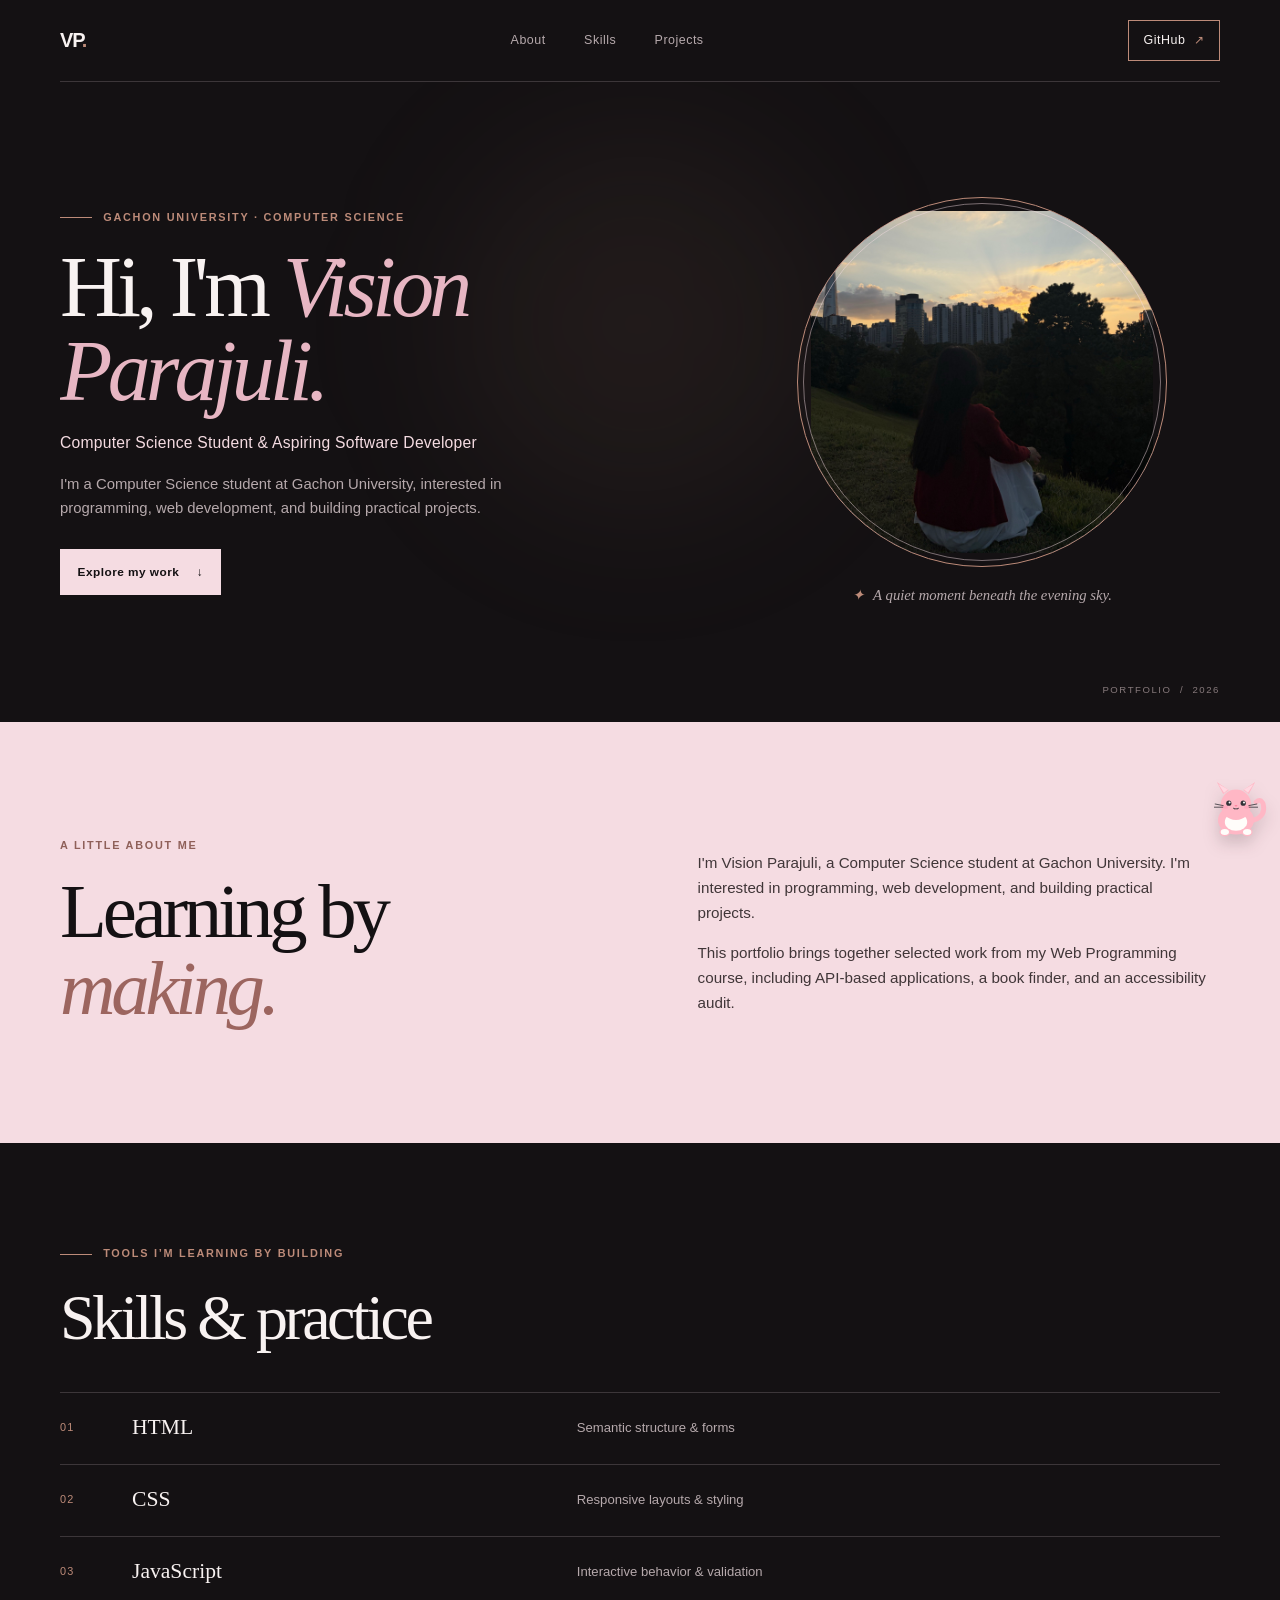
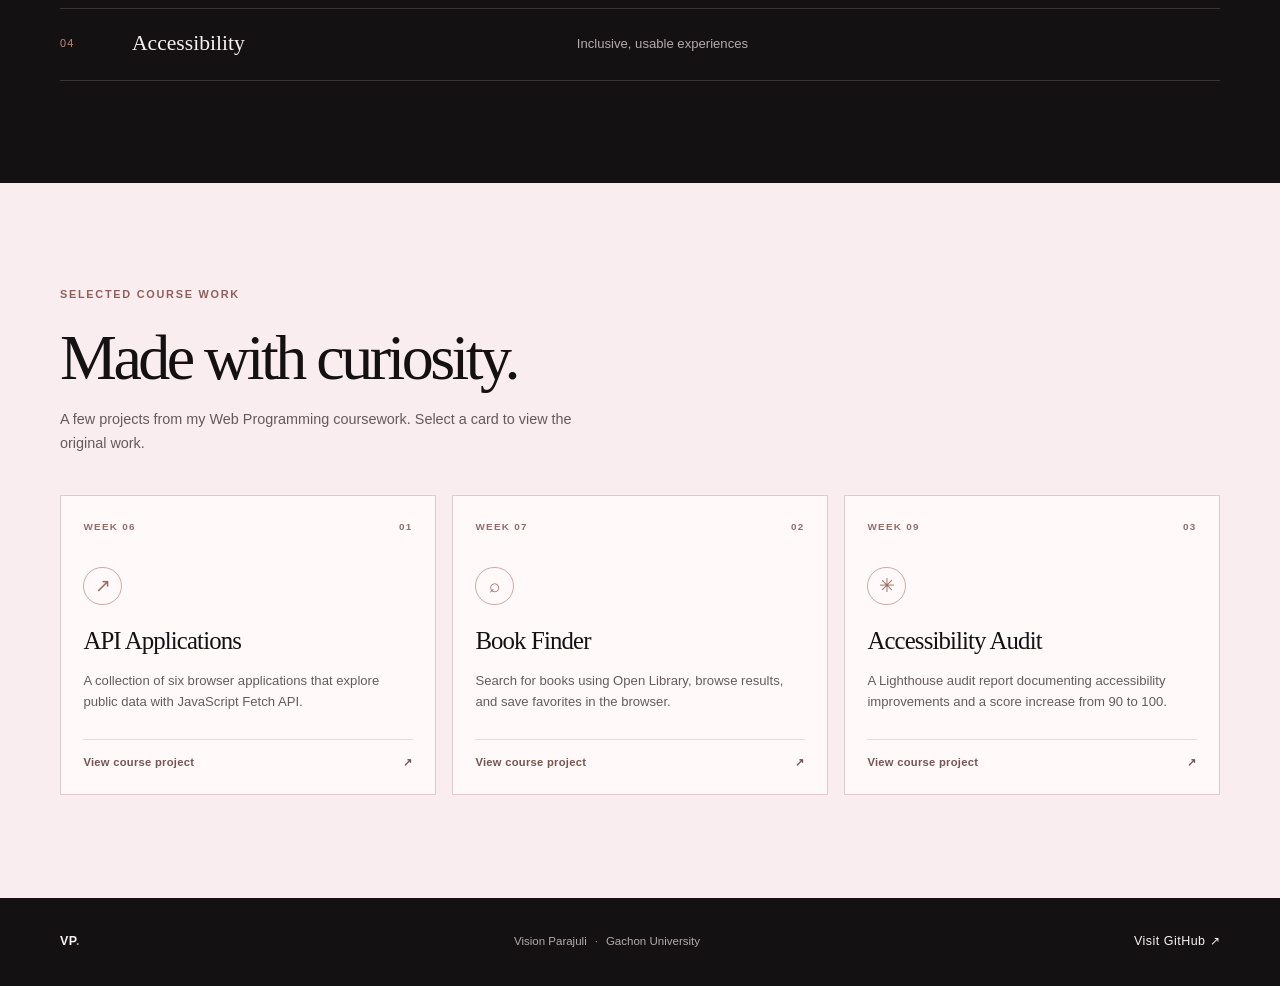
<file: index.html>
<!DOCTYPE html>
<html lang="en">
<head>
    <meta charset="UTF-8">
    <meta name="viewport" content="width=device-width, initial-scale=1.0">
    <meta name="theme-color" content="#111011">
    <meta name="description" content="Vision Parajuli is a Computer Science student at Gachon University interested in programming, web development, and practical software projects.">
    <title>Vision Parajuli | Portfolio</title>
    <link rel="canonical" href="https://vision123-hub.github.io/portfolio/">
    <meta property="og:type" content="website">
    <meta property="og:title" content="Vision Parajuli | Portfolio">
    <meta property="og:description" content="Computer Science student at Gachon University, interested in programming, web development, and practical software projects.">
    <meta property="og:url" content="https://vision123-hub.github.io/portfolio/">
    <meta property="og:image" content="https://vision123-hub.github.io/portfolio/assets/sunset.jpg">
    <meta name="twitter:card" content="summary_large_image">
    <meta name="twitter:title" content="Vision Parajuli | Portfolio">
    <meta name="twitter:description" content="Computer Science student at Gachon University, interested in programming, web development, and practical software projects.">
    <meta name="twitter:image" content="https://vision123-hub.github.io/portfolio/assets/sunset.jpg">
    <link rel="icon" type="image/svg+xml" href="assets/favicon.svg">
    <link rel="stylesheet" href="styles.css">
</head>
<body>
    <a class="skip-link" href="#main-content">Skip to main content</a>

    <header class="site-header">
        <nav class="navigation page-width" aria-label="Main navigation">
            <a class="wordmark" href="#home" aria-label="Vision Parajuli home">VP<span>.</span></a>
            <div class="navigation-links">
                <a href="#about">About</a>
                <a href="#skills">Skills</a>
                <a href="#projects">Projects</a>
            </div>
            <a class="contact-link" href="https://github.com/vision123-hub" target="_blank" rel="noopener noreferrer">
                GitHub <span aria-hidden="true">↗</span>
            </a>
        </nav>
    </header>

    <main id="main-content">
        <section class="hero page-width" id="home" aria-labelledby="hero-title">
            <div class="hero-copy">
                <p class="eyebrow"><span class="eyebrow-line" aria-hidden="true"></span> Gachon University · Computer Science</p>
                <h1 id="hero-title">Hi, I'm <span>Vision Parajuli.</span></h1>
                <p class="hero-subtitle">Computer Science Student &amp; Aspiring Software Developer</p>
                <p class="hero-bio">I'm a Computer Science student at Gachon University, interested in programming, web development, and building practical projects.</p>
                <a class="button button-dark" href="#projects">Explore my work <span aria-hidden="true">↓</span></a>
            </div>

            <div class="portrait-wrap">
                <div class="portrait-frame">
                    <img
                        class="portrait"
                        src="assets/sunset.jpg"
                        alt="A person sitting with their back to the camera, looking over a city skyline at sunset"
                        width="1500"
                        height="2000"
                        fetchpriority="high"
                    >
                </div>
                <p class="portrait-caption"><span aria-hidden="true">✦</span> A quiet moment beneath the evening sky.</p>
            </div>
            <span class="hero-index" aria-hidden="true">PORTFOLIO&nbsp; / &nbsp;2026</span>
        </section>

        <section class="about-section" id="about" aria-labelledby="about-title">
            <div class="page-width about-layout">
                <div>
                    <p class="eyebrow eyebrow-dark">A little about me</p>
                    <h2 id="about-title">Learning by<br><span>making.</span></h2>
                </div>
                <div class="about-copy">
                    <p>I'm Vision Parajuli, a Computer Science student at Gachon University. I'm interested in programming, web development, and building practical projects.</p>
                    <p>This portfolio brings together selected work from my Web Programming course, including API-based applications, a book finder, and an accessibility audit.</p>
                </div>
            </div>
        </section>

        <section class="skills-section page-width" id="skills" aria-labelledby="skills-title">
            <div class="section-heading">
                <p class="eyebrow"><span class="eyebrow-line" aria-hidden="true"></span> Tools I’m learning by building</p>
                <h2 id="skills-title">Skills &amp; practice</h2>
            </div>
            <ul class="skills-list">
                <li><span class="skill-number">01</span><span class="skill-name">HTML</span><span class="skill-detail">Semantic structure &amp; forms</span></li>
                <li><span class="skill-number">02</span><span class="skill-name">CSS</span><span class="skill-detail">Responsive layouts &amp; styling</span></li>
                <li><span class="skill-number">03</span><span class="skill-name">JavaScript</span><span class="skill-detail">Interactive behavior &amp; validation</span></li>
                <li><span class="skill-number">04</span><span class="skill-name">Accessibility</span><span class="skill-detail">Inclusive, usable experiences</span></li>
            </ul>
        </section>

        <section class="projects-section" id="projects" aria-labelledby="projects-title">
            <div class="page-width">
                <div class="section-heading projects-heading">
                    <p class="eyebrow eyebrow-dark">Selected course work</p>
                    <h2 id="projects-title">Made with curiosity.</h2>
                    <p class="section-intro">A few projects from my Web Programming coursework. Select a card to view the original work.</p>
                </div>

                <div class="project-grid">
                    <a class="project-card" href="https://vision123-hub.github.io/WebProgramming_Assignment1/week%206/api-tasks.html" target="_blank" rel="noopener noreferrer">
                        <span class="project-topline"><span>WEEK 06</span><span aria-hidden="true">01</span></span>
                        <span class="project-mark" aria-hidden="true">↗</span>
                        <h3>API Applications</h3>
                        <p>A collection of six browser applications that explore public data with JavaScript Fetch API.</p>
                        <span class="project-link">View course project <span aria-hidden="true">↗</span></span>
                    </a>

                    <a class="project-card" href="https://vision123-hub.github.io/WebProgramming_Assignment1/week%207/book-complete.html" target="_blank" rel="noopener noreferrer">
                        <span class="project-topline"><span>WEEK 07</span><span aria-hidden="true">02</span></span>
                        <span class="project-mark" aria-hidden="true">⌕</span>
                        <h3>Book Finder</h3>
                        <p>Search for books using Open Library, browse results, and save favorites in the browser.</p>
                        <span class="project-link">View course project <span aria-hidden="true">↗</span></span>
                    </a>

                    <a class="project-card" href="https://vision123-hub.github.io/WebProgramming_Assignment1/week%209/accessibility-report.html" target="_blank" rel="noopener noreferrer">
                        <span class="project-topline"><span>WEEK 09</span><span aria-hidden="true">03</span></span>
                        <span class="project-mark" aria-hidden="true">✳</span>
                        <h3>Accessibility Audit</h3>
                        <p>A Lighthouse audit report documenting accessibility improvements and a score increase from 90 to 100.</p>
                        <span class="project-link">View course project <span aria-hidden="true">↗</span></span>
                    </a>
                </div>
            </div>
        </section>
    </main>

    <footer class="site-footer">
        <div class="page-width footer-content">
            <a class="wordmark" href="#home" aria-label="Back to top">VP<span>.</span></a>
            <p>Vision Parajuli <span aria-hidden="true">·</span> Gachon University</p>
            <a href="https://github.com/vision123-hub" target="_blank" rel="noopener noreferrer">Visit GitHub <span aria-hidden="true">↗</span></a>
        </div>
    </footer>

    <div class="mochi-pet" aria-hidden="true">
        <svg viewBox="0 0 160 160" role="presentation" focusable="false">
            <path class="mochi-tail" d="M 125 110 Q 155 100 148 70 Q 142 55 130 65" stroke="#ffb7c5" stroke-width="12" stroke-linecap="round" fill="none"/>
            <g class="mochi-body">
                <ellipse cx="80" cy="110" rx="45" ry="36" fill="#ffb7c5"/>
                <ellipse cx="80" cy="115" rx="28" ry="22" fill="#fffdfa"/>
                <ellipse cx="52" cy="140" rx="12" ry="9" fill="#fffdfa" stroke="#ffb7c5" stroke-width="3"/>
                <ellipse cx="108" cy="140" rx="12" ry="9" fill="#fffdfa" stroke="#ffb7c5" stroke-width="3"/>
                <circle cx="80" cy="72" r="38" fill="#ffb7c5"/>
                <g class="mochi-ear mochi-ear-left">
                    <polygon points="48,45 32,15 62,35" fill="#ffb7c5"/>
                    <polygon points="50,42 36,20 60,34" fill="#ffd8e1"/>
                </g>
                <g class="mochi-ear mochi-ear-right">
                    <polygon points="112,45 128,15 98,35" fill="#ffb7c5"/>
                    <polygon points="110,42 124,20 100,34" fill="#ffd8e1"/>
                </g>
                <ellipse cx="54" cy="78" rx="6" ry="4" fill="#ff9ebb" opacity="0.6"/>
                <ellipse cx="106" cy="78" rx="6" ry="4" fill="#ff9ebb" opacity="0.6"/>
                <g class="mochi-eyes">
                    <circle cx="62" cy="68" r="6.5" fill="#333238"/>
                    <circle cx="64" cy="66" r="2.5" fill="#ffffff"/>
                    <circle cx="98" cy="68" r="6.5" fill="#333238"/>
                    <circle cx="100" cy="66" r="2.5" fill="#ffffff"/>
                </g>
                <polygon points="80,77 76,73 84,73" fill="#ff7597"/>
                <path d="M 74 81 Q 80 85 80 81 Q 80 85 86 81" stroke="#333238" stroke-width="2.5" stroke-linecap="round" fill="none"/>
                <line x1="48" y1="74" x2="28" y2="70" stroke="#333238" stroke-width="2" stroke-linecap="round"/>
                <line x1="47" y1="78" x2="26" y2="78" stroke="#333238" stroke-width="2" stroke-linecap="round"/>
                <line x1="112" y1="74" x2="132" y2="70" stroke="#333238" stroke-width="2" stroke-linecap="round"/>
                <line x1="113" y1="78" x2="134" y2="78" stroke="#333238" stroke-width="2" stroke-linecap="round"/>
            </g>
        </svg>
    </div>
    <script>
        const mochiPet = document.querySelector('.mochi-pet');
        let mochiPositionFrame = 0;

        function positionMochi() {
            mochiPositionFrame = 0;
            const petBounds = mochiPet.getBoundingClientRect();
            const margin = 12;
            const content = [...document.querySelectorAll('h1, h2, h3, p, a, button, img, li, span')]
                .filter(element => !mochiPet.contains(element))
                .map(element => element.getBoundingClientRect())
                .filter(rect => rect.width && rect.height && rect.bottom > 0 && rect.top < innerHeight);
            const x = innerWidth - petBounds.width - margin;
            let position;

            for (let y = innerHeight - petBounds.height - margin; y >= margin; y -= 16) {
                if (!content.some(rect =>
                    x < rect.right && x + petBounds.width > rect.left &&
                    y < rect.bottom && y + petBounds.height > rect.top
                )) {
                    position = { x, y };
                    break;
                }
            }

            position ||= { x, y: innerHeight - petBounds.height - margin };

            mochiPet.style.left = `${position.x}px`;
            mochiPet.style.top = `${position.y}px`;
        }

        function scheduleMochiPosition() {
            if (!mochiPositionFrame) mochiPositionFrame = requestAnimationFrame(positionMochi);
        }

        window.addEventListener('scroll', scheduleMochiPosition, { passive: true });
        window.addEventListener('resize', scheduleMochiPosition);
        positionMochi();
    </script>
</body>
</html>
</file>
<file: styles.css>
:root {
    color-scheme: dark;
    --ink: #141113;
    --ink-soft: #211b1e;
    --pink: #f5dce2;
    --pink-light: #faedf0;
    --pink-deep: #e7b6c3;
    --rose-gold: #bd8b79;
    --text: #f8f2f1;
    --muted: #b6a9ac;
    --line: rgb(245 220 226 / 18%);
    --page-width: 1160px;
}

* {
    box-sizing: border-box;
}

html {
    scroll-behavior: smooth;
    scroll-padding-top: 5rem;
}

body {
    margin: 0;
    background: var(--ink);
    color: var(--text);
    font-family: "Avenir Next", Avenir, "Segoe UI", sans-serif;
    line-height: 1.65;
    -webkit-font-smoothing: antialiased;
}

a {
    color: inherit;
}

a:focus-visible {
    outline: 2px solid var(--rose-gold);
    outline-offset: 5px;
}

.page-width {
    width: min(var(--page-width), calc(100% - 3.5rem));
    margin-inline: auto;
}

.skip-link {
    position: absolute;
    top: -4rem;
    left: 1rem;
    z-index: 5;
    padding: 0.7rem 1rem;
    background: var(--pink-light);
    color: var(--ink);
}

.skip-link:focus {
    top: 1rem;
}

.site-header {
    position: relative;
    z-index: 2;
    background: var(--ink);
}

.navigation {
    display: flex;
    min-height: 82px;
    align-items: center;
    justify-content: space-between;
    border-bottom: 1px solid var(--line);
}

.wordmark {
    color: var(--text);
    font-size: 1.25rem;
    font-weight: 750;
    letter-spacing: -0.06em;
    text-decoration: none;
}

.wordmark span {
    color: var(--rose-gold);
}

.navigation-links {
    display: flex;
    gap: clamp(1.3rem, 3vw, 2.5rem);
}

.navigation-links a,
.contact-link,
.site-footer a {
    font-size: 0.78rem;
    letter-spacing: 0.04em;
    text-decoration: none;
    transition: color 180ms ease;
}

.navigation-links a {
    color: var(--muted);
}

.navigation-links a:hover,
.contact-link:hover,
.site-footer a:hover {
    color: var(--pink-deep);
}

.contact-link {
    padding: 0.55rem 0.9rem;
    border: 1px solid var(--rose-gold);
    color: var(--text);
}

.contact-link span {
    margin-left: 0.3rem;
    color: var(--rose-gold);
}

.hero {
    position: relative;
    overflow: clip;
    display: grid;
    min-height: 640px;
    grid-template-columns: 1.1fr 0.9fr;
    align-items: center;
    gap: clamp(3rem, 8vw, 7rem);
    padding-block: 5.5rem;
    animation: rise-in 800ms ease-out both;
}

.hero::before {
    position: absolute;
    top: 9%;
    left: 34%;
    width: 23rem;
    height: 23rem;
    border-radius: 50%;
    background: rgb(189 139 121 / 8%);
    content: "";
    filter: blur(80px);
    pointer-events: none;
}

.hero-copy,
.portrait-wrap {
    position: relative;
    z-index: 1;
}

.eyebrow {
    display: flex;
    align-items: center;
    gap: 0.7rem;
    margin: 0 0 1.2rem;
    color: var(--rose-gold);
    font-size: 0.68rem;
    font-weight: 650;
    letter-spacing: 0.16em;
    text-transform: uppercase;
}

.eyebrow-line {
    width: 2rem;
    height: 1px;
    background: currentColor;
}

h1,
h2,
h3,
p {
    margin-top: 0;
}

.hero h1,
.about-layout h2,
.section-heading h2 {
    font-family: "Iowan Old Style", "Baskerville", "Palatino Linotype", Georgia, serif;
    font-weight: 400;
    letter-spacing: -0.055em;
}

.hero h1 {
    margin-bottom: 1rem;
    font-size: clamp(3.35rem, 6.7vw, 6.2rem);
    line-height: 0.98;
}

.hero h1 span,
.about-layout h2 span {
    color: var(--pink-deep);
    font-style: italic;
}

.hero-subtitle {
    margin-bottom: 1rem;
    color: var(--pink);
    font-size: clamp(0.82rem, 1.5vw, 0.98rem);
    letter-spacing: 0.015em;
}

.hero-bio {
    max-width: 28rem;
    margin-bottom: 1.8rem;
    color: var(--muted);
    font-size: 0.93rem;
}

.button {
    display: inline-flex;
    min-height: 46px;
    align-items: center;
    justify-content: center;
    gap: 1.1rem;
    padding: 0.7rem 1.1rem;
    font-size: 0.74rem;
    font-weight: 650;
    letter-spacing: 0.04em;
    text-decoration: none;
    transition: transform 180ms ease, background-color 180ms ease;
}

.button:hover {
    transform: translateY(-2px);
}

.button-dark {
    background: var(--pink);
    color: var(--ink);
}

.button-dark:hover {
    background: var(--pink-deep);
}

.portrait-wrap {
    width: min(100%, 370px);
    justify-self: center;
}

.portrait-frame {
    position: relative;
    width: 100%;
    aspect-ratio: 1;
    padding: 0.8rem;
    border: 1px solid var(--rose-gold);
    border-radius: 50%;
    overflow: hidden;
}

.portrait-frame::before {
    position: absolute;
    inset: 0.3rem;
    border: 1px solid rgb(245 220 226 / 46%);
    border-radius: 50%;
    content: "";
    pointer-events: none;
}

.portrait {
    display: block;
    width: 100%;
    height: 100%;
    aspect-ratio: 1;
    object-fit: cover;
    object-position: 50% 100%;
    background: var(--pink);
}

.portrait-caption {
    margin: 1rem 0 0;
    color: var(--muted);
    font-family: "Iowan Old Style", "Baskerville", Georgia, serif;
    font-size: 0.92rem;
    font-style: italic;
    text-align: center;
}

.portrait-caption span {
    margin-right: 0.35rem;
    color: var(--rose-gold);
}

.hero-index {
    position: absolute;
    right: 0;
    bottom: 1.5rem;
    color: #86797b;
    font-size: 0.6rem;
    letter-spacing: 0.16em;
}

.about-section {
    background: var(--pink);
    color: var(--ink);
}

.about-layout {
    display: grid;
    grid-template-columns: 1fr 1fr;
    align-items: center;
    gap: clamp(2.5rem, 9vw, 8rem);
    padding-block: clamp(4rem, 9vw, 7.5rem);
}

.eyebrow-dark {
    color: #8f6059;
}

.about-layout h2 {
    margin-bottom: 0;
    font-size: clamp(3.2rem, 6vw, 5rem);
    line-height: 1;
}

.about-layout h2 span {
    color: #9c655f;
}

.about-copy {
    max-width: 32rem;
    color: #403638;
    font-size: 0.95rem;
}

.about-copy p:last-child {
    margin-bottom: 0;
}

.skills-section {
    padding-block: clamp(4.5rem, 8vw, 7rem);
}

.mochi-pet {
    position: fixed;
    top: 0;
    left: 0;
    z-index: 1;
    width: clamp(3.5rem, 5vw, 4.25rem);
    pointer-events: none;
    user-select: none;
    filter: drop-shadow(0 8px 8px rgb(37 24 29 / 18%));
    transition: left 240ms ease, top 240ms ease;
}

.mochi-pet svg {
    display: block;
    width: 100%;
    height: auto;
    overflow: visible;
    animation: mochi-float 5s ease-in-out infinite;
}

.mochi-tail {
    transform-box: fill-box;
    transform-origin: 0% 50%;
    animation: mochi-tail-wag 2.4s ease-in-out infinite;
}

.mochi-body {
    transform-box: fill-box;
    transform-origin: center;
    animation: mochi-body-sway 3.6s ease-in-out infinite;
}

.mochi-ear {
    transform-box: fill-box;
}

.mochi-ear-left {
    transform-origin: 100% 100%;
    animation: mochi-ear-twitch 5s ease-in-out infinite;
}

.mochi-ear-right {
    transform-origin: 0% 100%;
    animation: mochi-ear-twitch 5.8s ease-in-out infinite;
}

.mochi-eyes {
    transform-box: fill-box;
    transform-origin: center;
    animation: mochi-blink 4.8s ease-in-out infinite;
}

@keyframes mochi-float {
    0%, 100% { transform: translateY(0) rotate(-1deg); }
    50% { transform: translateY(-5px) rotate(1deg); }
}

@keyframes mochi-tail-wag {
    0%, 100% { transform: rotate(0deg); }
    50% { transform: rotate(15deg); }
}

@keyframes mochi-body-sway {
    0%, 100% { transform: translateY(0) rotate(-0.5deg); }
    50% { transform: translateY(-1px) rotate(0.5deg); }
}

@keyframes mochi-ear-twitch {
    0%, 92%, 100% { transform: rotate(0deg); }
    94% { transform: rotate(5deg); }
    97% { transform: rotate(-2deg); }
}

@keyframes mochi-blink {
    0%, 94%, 100% { transform: scaleY(1); }
    95%, 97% { transform: scaleY(0.08); }
}

.section-heading {
    margin-bottom: 2.5rem;
}

.section-heading h2 {
    margin-bottom: 0;
    font-size: clamp(2.7rem, 5vw, 4.4rem);
    line-height: 1.08;
}

.skills-list {
    margin: 0;
    padding: 0;
    border-top: 1px solid var(--line);
    list-style: none;
}

.skills-list li {
    display: grid;
    grid-template-columns: 3.5rem minmax(9rem, 0.8fr) 1.2fr;
    align-items: center;
    gap: 1rem;
    min-height: 72px;
    border-bottom: 1px solid var(--line);
    transition: padding 180ms ease, background-color 180ms ease;
}

.skills-list li:hover {
    padding-inline: 0.65rem;
    background: rgb(245 220 226 / 4%);
}

.skill-number {
    color: var(--rose-gold);
    font-size: 0.68rem;
    letter-spacing: 0.1em;
}

.skill-name {
    color: var(--text);
    font-family: "Iowan Old Style", "Baskerville", Georgia, serif;
    font-size: 1.35rem;
}

.skill-detail {
    color: var(--muted);
    font-size: 0.82rem;
}

.projects-section {
    padding-block: clamp(4.5rem, 8vw, 7rem);
    background: var(--pink-light);
    color: var(--ink);
}

.projects-heading {
    max-width: 42rem;
}

.projects-heading h2 {
    color: var(--ink);
}

.section-intro {
    max-width: 32rem;
    margin: 1rem 0 0;
    color: #66595b;
    font-size: 0.9rem;
}

.project-grid {
    display: grid;
    grid-template-columns: repeat(3, minmax(0, 1fr));
    gap: 1rem;
}

.project-card {
    position: relative;
    display: flex;
    min-height: 300px;
    flex-direction: column;
    padding: 1.4rem;
    border: 1px solid #e3c9cc;
    background: #fff9fa;
    color: var(--ink);
    text-decoration: none;
    transition: transform 220ms ease, box-shadow 220ms ease, border-color 220ms ease;
}

.project-card:hover {
    transform: translateY(-6px);
    border-color: var(--rose-gold);
    box-shadow: 0 18px 34px rgb(52 27 33 / 11%);
}

.project-topline {
    display: flex;
    justify-content: space-between;
    color: #906e6a;
    font-size: 0.62rem;
    font-weight: 700;
    letter-spacing: 0.13em;
}

.project-mark {
    display: grid;
    width: 2.4rem;
    height: 2.4rem;
    place-items: center;
    margin-top: 2rem;
    border: 1px solid #cfaaa0;
    border-radius: 50%;
    color: #9a6d60;
    font-family: Georgia, serif;
    font-size: 1.2rem;
    transition: color 180ms ease, background-color 180ms ease, transform 180ms ease;
}

.project-card:hover .project-mark {
    transform: rotate(12deg);
    background: var(--ink);
    color: var(--pink);
}

.project-card h3 {
    margin: 1rem 0 0.45rem;
    font-family: "Iowan Old Style", "Baskerville", Georgia, serif;
    font-size: 1.55rem;
    font-weight: 400;
    letter-spacing: -0.035em;
}

.project-card p {
    margin-bottom: 1.5rem;
    color: #655b5d;
    font-size: 0.82rem;
    line-height: 1.65;
}

.project-link {
    display: flex;
    justify-content: space-between;
    gap: 1rem;
    margin-top: auto;
    padding-top: 0.85rem;
    border-top: 1px solid #eadcdd;
    color: #77554f;
    font-size: 0.7rem;
    font-weight: 650;
    letter-spacing: 0.025em;
}

.site-footer {
    background: var(--ink);
}

.footer-content {
    display: flex;
    min-height: 88px;
    align-items: center;
    justify-content: space-between;
    gap: 1rem;
}

.footer-content p {
    margin: 0;
    color: var(--muted);
    font-size: 0.72rem;
}

.footer-content p span {
    padding-inline: 0.3rem;
    color: var(--rose-gold);
}

.site-footer a {
    color: var(--text);
}

.not-found {
    display: flex;
    min-height: 65vh;
    flex-direction: column;
    align-items: flex-start;
    justify-content: center;
    padding-block: 4rem;
}

.not-found h1 {
    max-width: 13ch;
    margin-bottom: 1rem;
    color: var(--pink-deep);
    font-family: "Iowan Old Style", "Baskerville", "Palatino Linotype", Georgia, serif;
    font-size: clamp(3rem, 8vw, 6rem);
    font-weight: 400;
    letter-spacing: -0.055em;
    line-height: 1;
}

.not-found-message {
    max-width: 28rem;
    margin-bottom: 1.8rem;
    color: var(--muted);
}

.not-found-links {
    display: flex;
    align-items: center;
    flex-wrap: wrap;
    gap: 1.25rem;
}

.not-found-projects-link {
    color: var(--pink);
    font-size: 0.78rem;
    text-underline-offset: 0.25em;
}

@keyframes rise-in {
    from {
        opacity: 0;
        transform: translateY(14px);
    }

    to {
        opacity: 1;
        transform: translateY(0);
    }
}

@media (max-width: 760px) {
    .hero {
        min-height: auto;
        grid-template-columns: 1fr 0.75fr;
        gap: 2rem;
        padding-block: 4.5rem 5rem;
    }

    .hero h1 {
        font-size: clamp(3rem, 8vw, 4.7rem);
    }

    .portrait-wrap {
        width: min(100%, 300px);
    }

    .project-grid {
        grid-template-columns: 1fr;
    }

    .project-card {
        min-height: 260px;
    }
}

@media (max-width: 560px) {
    .page-width {
        width: min(100% - 2rem, var(--page-width));
    }

    .navigation {
        min-height: 70px;
        flex-wrap: wrap;
        row-gap: 0.8rem;
        padding-block: 0.8rem;
    }

    .navigation-links {
        order: 3;
        width: 100%;
        gap: 0.85rem;
        justify-content: center;
    }

    .navigation-links a,
    .contact-link {
        font-size: 0.68rem;
    }

    .contact-link {
        padding: 0.45rem 0.6rem;
    }

    .hero {
        grid-template-columns: 1fr;
        gap: 2.5rem;
        padding-block: 4rem 4.5rem;
    }

    .hero h1 {
        font-size: clamp(3.35rem, 13vw, 5rem);
    }

    .portrait-wrap {
        width: min(76%, 290px);
    }

    .hero-index {
        bottom: 1rem;
    }

    .about-layout {
        grid-template-columns: 1fr;
        gap: 1.7rem;
    }

    .skills-list li {
        grid-template-columns: 2rem minmax(7rem, 0.8fr) 1.2fr;
        gap: 0.5rem;
    }

    .skill-name {
        font-size: 1.15rem;
    }

    .skill-detail {
        font-size: 0.72rem;
    }

    .footer-content {
        min-height: 78px;
        flex-wrap: wrap;
        justify-content: center;
        padding-block: 1rem;
        text-align: center;
    }

    .mochi-pet {
        width: clamp(2.75rem, 12vw, 3.5rem);
        opacity: 0.9;
    }
}

@media (max-width: 400px) {
    .mochi-pet {
        width: 2.75rem;
    }
}

@media (prefers-reduced-motion: reduce) {
    *,
    *::before,
    *::after {
        scroll-behavior: auto !important;
        animation-duration: 0.01ms !important;
        animation-iteration-count: 1 !important;
        transition-duration: 0.01ms !important;
    }
}
</file>
